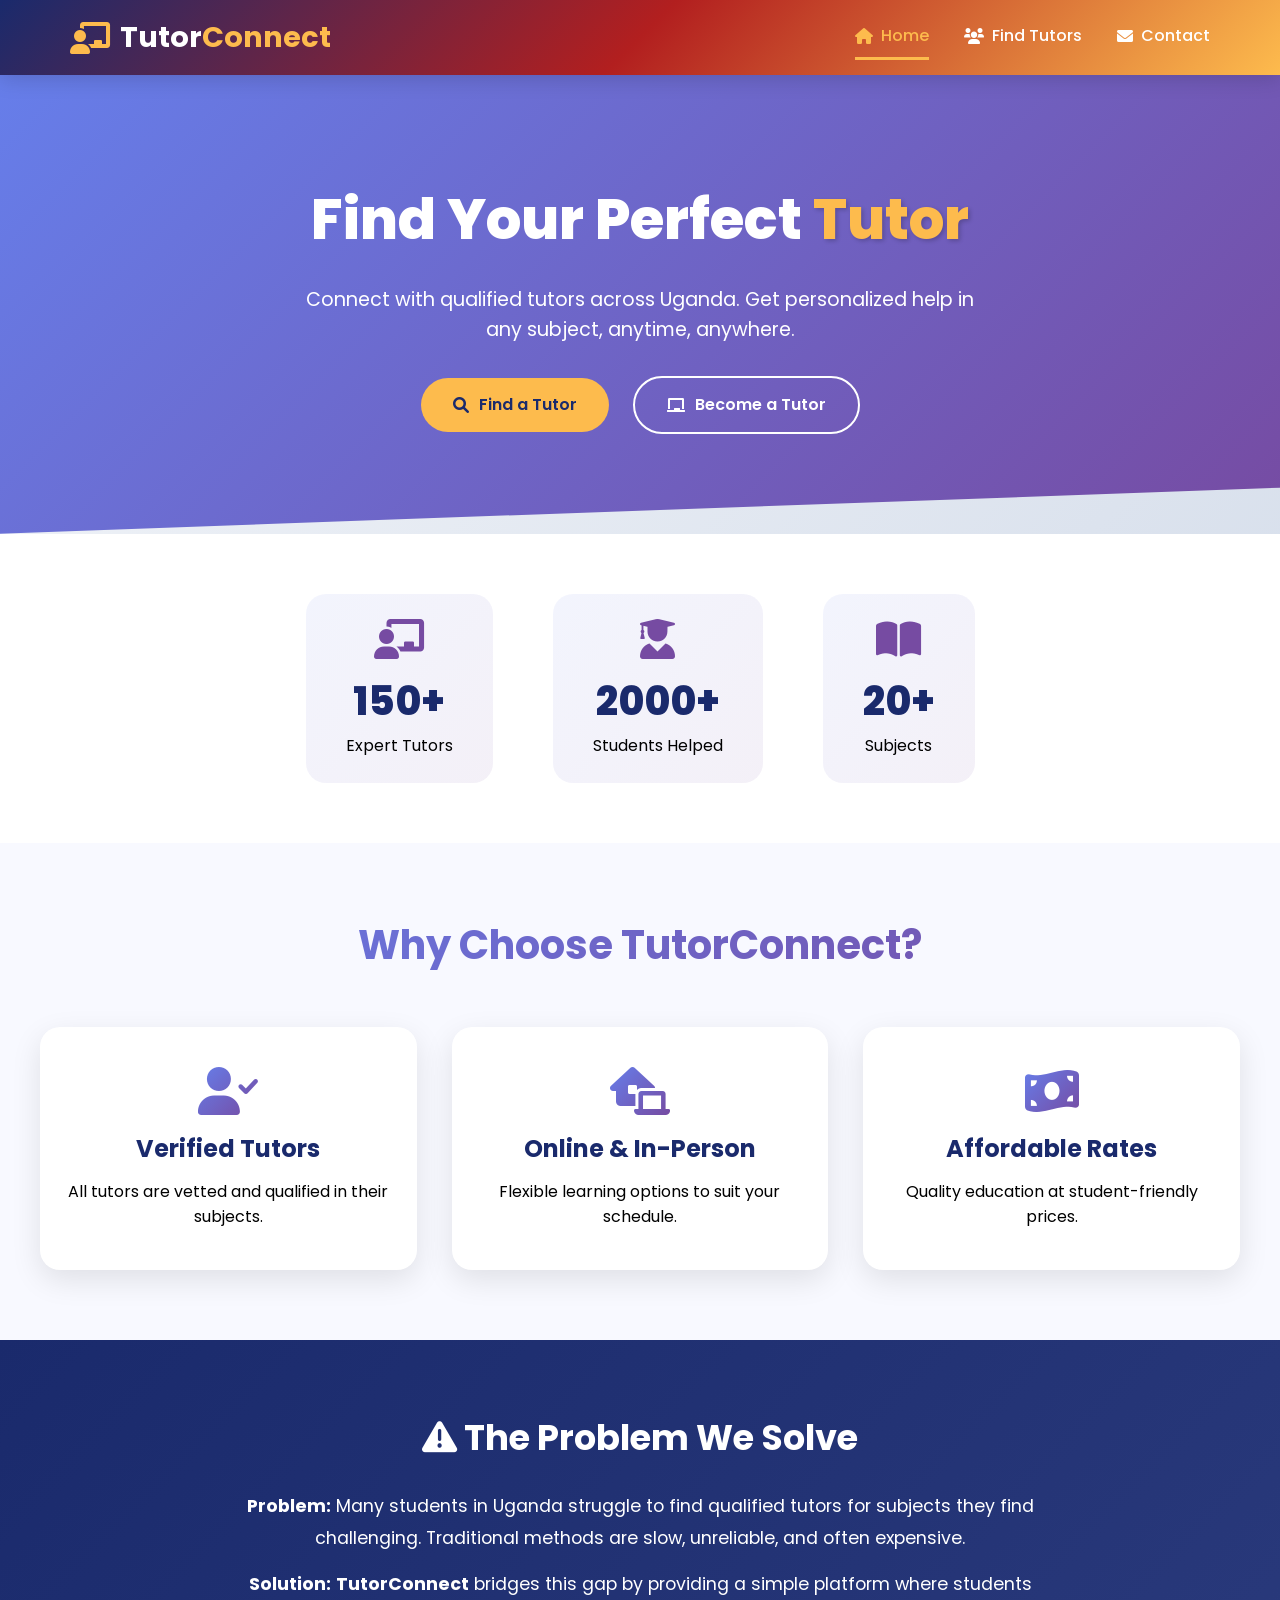
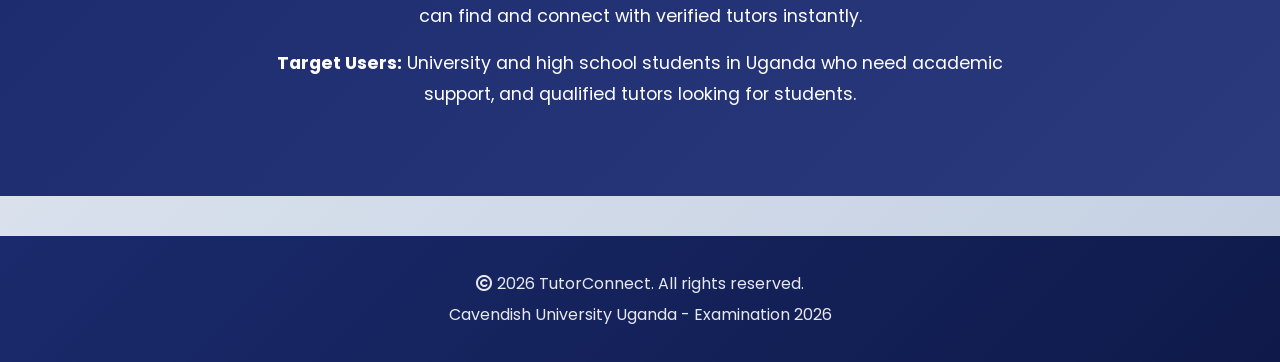
<file: index.html>
<!DOCTYPE html>
<html lang="en">
<head>
    <meta charset="UTF-8">
    <meta name="viewport" content="width=device-width, initial-scale=1.0">
    <title>TutorConnect | Find Your Perfect Tutor in Uganda</title>
    <link href="https://fonts.googleapis.com/css2?family=Poppins:wght@300;400;500;600;700;800&display=swap" rel="stylesheet">
    <link rel="stylesheet" href="https://cdnjs.cloudflare.com/ajax/libs/font-awesome/6.0.0/css/all.min.css">
    <link rel="stylesheet" href="style.css">
</head>
<body>
    <nav class="navbar">
        <div class="nav-container">
            <div class="logo">
                <i class="fas fa-chalkboard-user"></i>
                <h2>Tutor<span>Connect</span></h2>
            </div>
            <ul class="nav-links">
                <li><a href="index.html" class="active"><i class="fas fa-home"></i> Home</a></li>
                <li><a href="tutors.html"><i class="fas fa-users"></i> Find Tutors</a></li>
                <li><a href="contact.html"><i class="fas fa-envelope"></i> Contact</a></li>
            </ul>
            <div class="menu-toggle" id="menuToggle">
                <span></span>
                <span></span>
                <span></span>
            </div>
        </div>
    </nav>

    <header class="hero">
        <div class="hero-content">
            <h1>Find Your Perfect <span class="highlight">Tutor</span></h1>
            <p>Connect with qualified tutors across Uganda. Get personalized help in any subject, anytime, anywhere.</p>
            <div class="hero-buttons">
                <a href="tutors.html" class="btn btn-primary"><i class="fas fa-search"></i> Find a Tutor</a>
                <a href="contact.html" class="btn btn-secondary"><i class="fas fa-chalkboard"></i> Become a Tutor</a>
            </div>
        </div>
    </header>

    <main>
        <section class="stats">
            <div class="stat-card">
                <i class="fas fa-chalkboard-user"></i>
                <h3>150+</h3>
                <p>Expert Tutors</p>
            </div>
            <div class="stat-card">
                <i class="fas fa-user-graduate"></i>
                <h3>2000+</h3>
                <p>Students Helped</p>
            </div>
            <div class="stat-card">
                <i class="fas fa-book-open"></i>
                <h3>20+</h3>
                <p>Subjects</p>
            </div>
        </section>

        <section class="features">
            <h2>Why Choose TutorConnect?</h2>
            <div class="features-grid">
                <div class="feature">
                    <i class="fas fa-user-check"></i>
                    <h3>Verified Tutors</h3>
                    <p>All tutors are vetted and qualified in their subjects.</p>
                </div>
                <div class="feature">
                    <i class="fas fa-laptop-house"></i>
                    <h3>Online & In-Person</h3>
                    <p>Flexible learning options to suit your schedule.</p>
                </div>
                <div class="feature">
                    <i class="fas fa-money-bill-wave"></i>
                    <h3>Affordable Rates</h3>
                    <p>Quality education at student-friendly prices.</p>
                </div>
            </div>
        </section>

        <section class="problem-section">
            <div class="problem-container">
                <h2><i class="fas fa-exclamation-triangle"></i> The Problem We Solve</h2>
                <div class="problem-content">
                    <p><strong>Problem:</strong> Many students in Uganda struggle to find qualified tutors for subjects they find challenging. Traditional methods are slow, unreliable, and often expensive.</p>
                    <p><strong>Solution:</strong> <strong>TutorConnect</strong> bridges this gap by providing a simple platform where students can find and connect with verified tutors instantly.</p>
                    <p><strong>Target Users:</strong> University and high school students in Uganda who need academic support, and qualified tutors looking for students.</p>
                </div>
            </div>
        </section>
    </main>

    <footer>
        <div class="footer-content">
            <p><i class="far fa-copyright"></i> 2026 TutorConnect. All rights reserved.</p>
            <p>Cavendish University Uganda - Examination 2026</p>
        </div>
    </footer>

    <script src="script.js"></script>
</body>
</html>
</file>
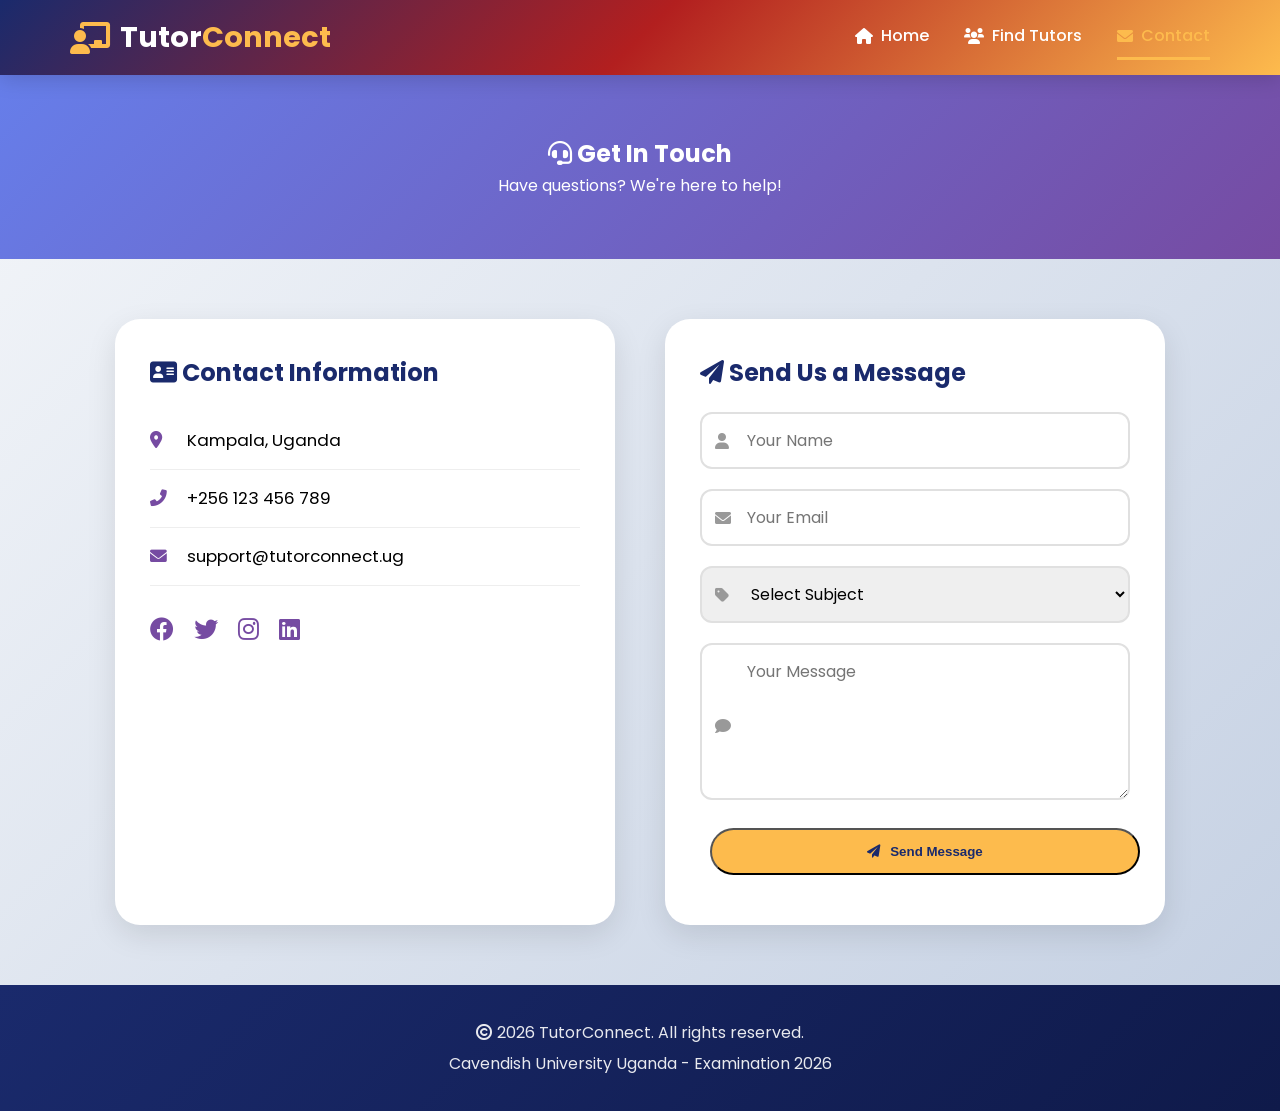
<file: contact.html>
<!DOCTYPE html>
<html lang="en">
<head>
    <meta charset="UTF-8">
    <meta name="viewport" content="width=device-width, initial-scale=1.0">
    <title>TutorConnect | Contact Us</title>
    <link href="https://fonts.googleapis.com/css2?family=Poppins:wght@300;400;500;600;700;800&display=swap" rel="stylesheet">
    <link rel="stylesheet" href="https://cdnjs.cloudflare.com/ajax/libs/font-awesome/6.0.0/css/all.min.css">
    <link rel="stylesheet" href="style.css">
</head>
<body>
    <nav class="navbar">
        <div class="nav-container">
            <div class="logo">
                <i class="fas fa-chalkboard-user"></i>
                <h2>Tutor<span>Connect</span></h2>
            </div>
            <ul class="nav-links">
                <li><a href="index.html"><i class="fas fa-home"></i> Home</a></li>
                <li><a href="tutors.html"><i class="fas fa-users"></i> Find Tutors</a></li>
                <li><a href="contact.html" class="active"><i class="fas fa-envelope"></i> Contact</a></li>
            </ul>
            <div class="menu-toggle" id="menuToggle">
                <span></span>
                <span></span>
                <span></span>
            </div>
        </div>
    </nav>

    <main>
        <section class="contact-header">
            <h1><i class="fas fa-headset"></i> Get In Touch</h1>
            <p>Have questions? We're here to help!</p>
        </section>

        <div class="contact-container">
            <div class="contact-info">
                <h3><i class="fas fa-address-card"></i> Contact Information</h3>
                <div class="info-item"><i class="fas fa-map-marker-alt"></i> Kampala, Uganda</div>
                <div class="info-item"><i class="fas fa-phone-alt"></i> +256 123 456 789</div>
                <div class="info-item"><i class="fas fa-envelope"></i> support@tutorconnect.ug</div>
                <div class="social-icons">
                    <a href="#"><i class="fab fa-facebook"></i></a>
                    <a href="#"><i class="fab fa-twitter"></i></a>
                    <a href="#"><i class="fab fa-instagram"></i></a>
                    <a href="#"><i class="fab fa-linkedin"></i></a>
                </div>
            </div>

            <form class="contact-form" id="contactForm">
                <h3><i class="fas fa-paper-plane"></i> Send Us a Message</h3>
                <div class="input-group">
                    <i class="fas fa-user"></i>
                    <input type="text" placeholder="Your Name" id="name" required>
                </div>
                <div class="input-group">
                    <i class="fas fa-envelope"></i>
                    <input type="email" placeholder="Your Email" id="email" required>
                </div>
                <div class="input-group">
                    <i class="fas fa-tag"></i>
                    <select id="subject" required>
                        <option value="">Select Subject</option>
                        <option>Looking for a Tutor</option>
                        <option>Become a Tutor</option>
                        <option>General Inquiry</option>
                    </select>
                </div>
                <div class="input-group">
                    <i class="fas fa-comment"></i>
                    <textarea placeholder="Your Message" id="message" rows="5" required></textarea>
                </div>
                <button type="submit" class="btn btn-primary"><i class="fas fa-paper-plane"></i> Send Message</button>
                <p id="formMessage" class="form-message"></p>
            </form>
        </div>
    </main>

    <footer>
        <div class="footer-content">
            <p><i class="far fa-copyright"></i> 2026 TutorConnect. All rights reserved.</p>
            <p>Cavendish University Uganda - Examination 2026</p>
        </div>
    </footer>

    <script src="script.js"></script>
</body>
</html>
</file>
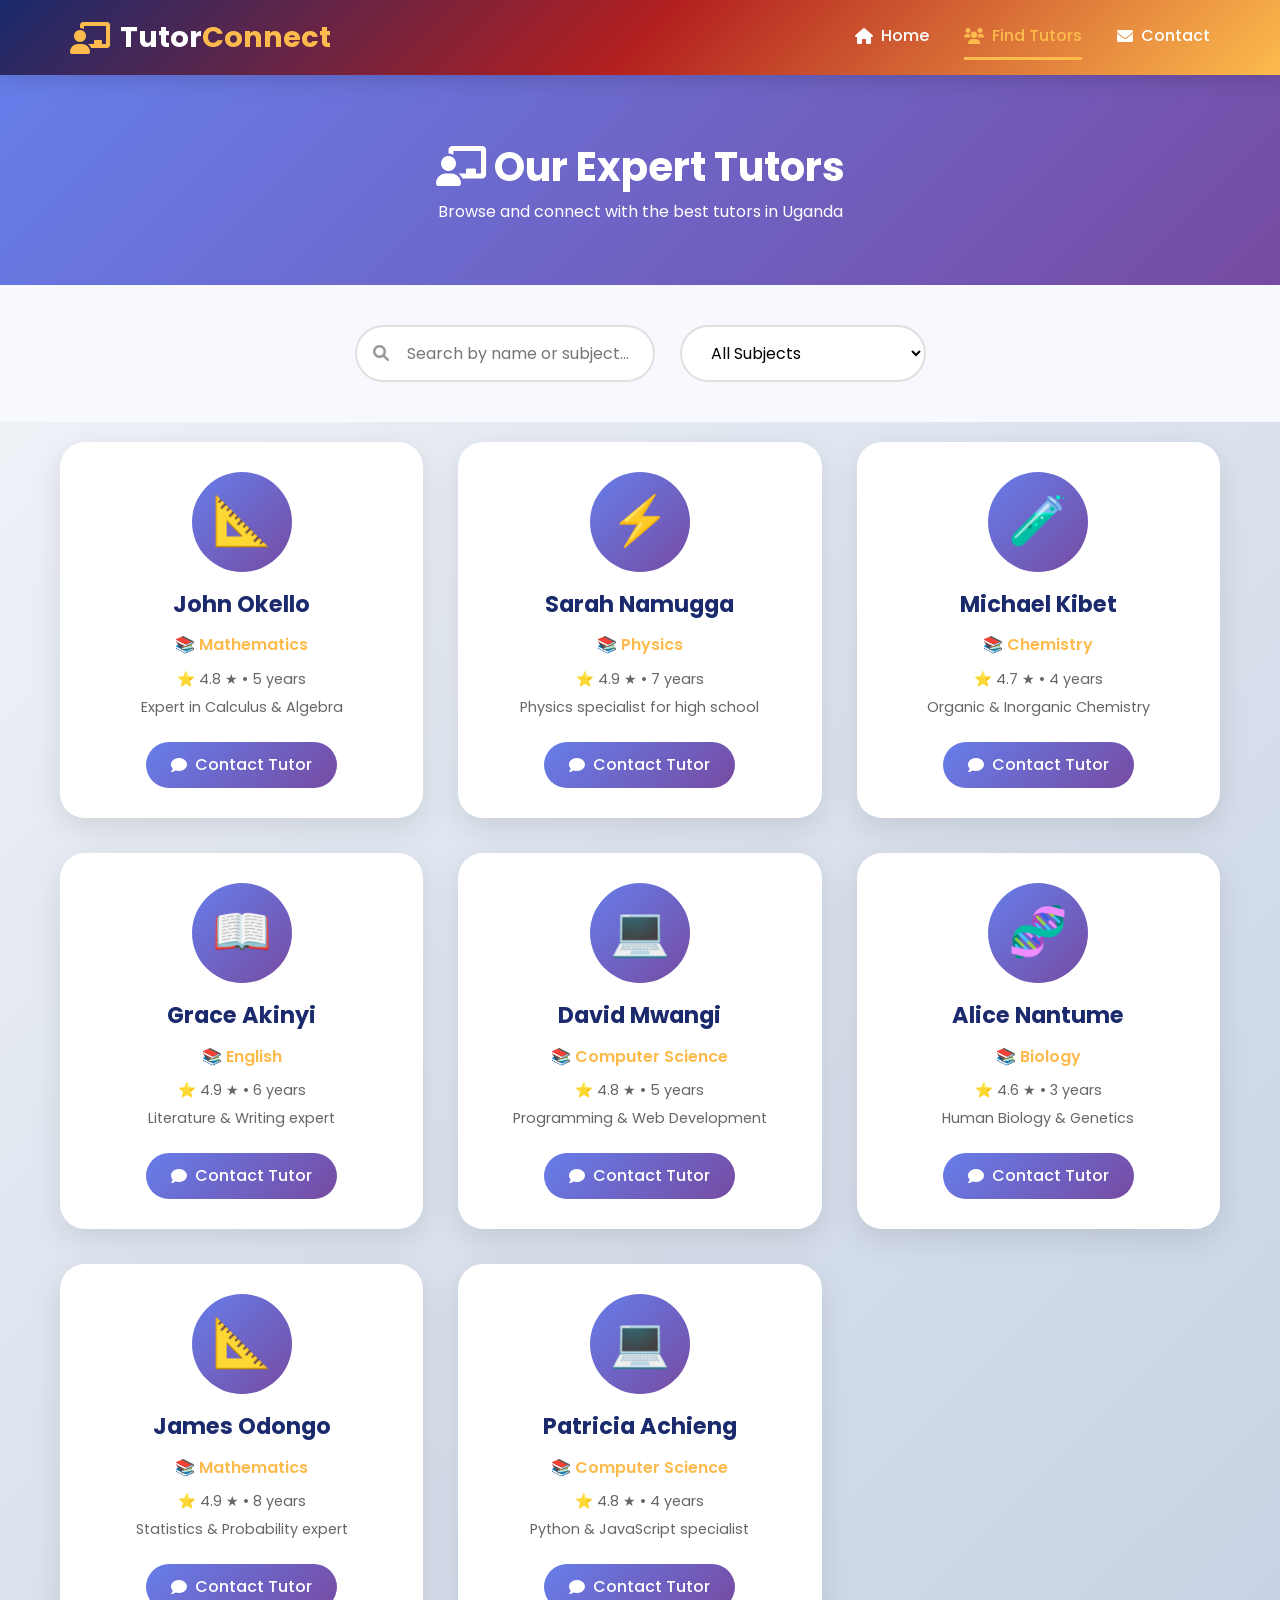
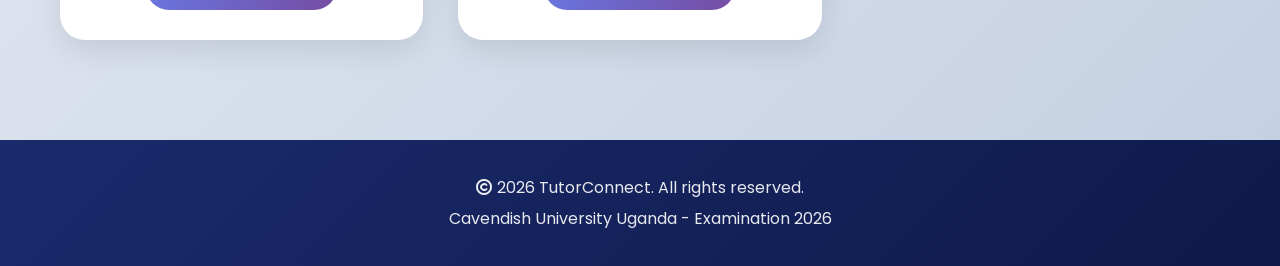
<file: tutors.html>
<!DOCTYPE html>
<html lang="en">
<head>
    <meta charset="UTF-8">
    <meta name="viewport" content="width=device-width, initial-scale=1.0">
    <title>TutorConnect | Find Tutors in Uganda</title>
    <link href="https://fonts.googleapis.com/css2?family=Poppins:wght@300;400;500;600;700;800&display=swap" rel="stylesheet">
    <link rel="stylesheet" href="https://cdnjs.cloudflare.com/ajax/libs/font-awesome/6.0.0/css/all.min.css">
    <link rel="stylesheet" href="style.css">
</head>
<body>
    <nav class="navbar">
        <div class="nav-container">
            <div class="logo">
                <i class="fas fa-chalkboard-user"></i>
                <h2>Tutor<span>Connect</span></h2>
            </div>
            <ul class="nav-links">
                <li><a href="index.html"><i class="fas fa-home"></i> Home</a></li>
                <li><a href="tutors.html" class="active"><i class="fas fa-users"></i> Find Tutors</a></li>
                <li><a href="contact.html"><i class="fas fa-envelope"></i> Contact</a></li>
            </ul>
            <div class="menu-toggle" id="menuToggle">
                <span></span>
                <span></span>
                <span></span>
            </div>
        </div>
    </nav>

    <main>
        <section class="tutors-header">
            <h1><i class="fas fa-chalkboard-user"></i> Our Expert Tutors</h1>
            <p>Browse and connect with the best tutors in Uganda</p>
        </section>

        <section class="filter-section">
            <div class="search-wrapper">
                <i class="fas fa-search"></i>
                <input type="text" id="searchInput" placeholder="Search by name or subject..." class="search-input">
            </div>
            <select id="subjectFilter" class="filter-select">
                <option value="all">All Subjects</option>
                <option value="Mathematics">📐 Mathematics</option>
                <option value="Physics">⚡ Physics</option>
                <option value="Chemistry">🧪 Chemistry</option>
                <option value="Biology">🧬 Biology</option>
                <option value="English">📖 English</option>
                <option value="Computer Science">💻 Computer Science</option>
            </select>
        </section>

        <section class="tutors-grid" id="tutorsGrid"></section>
    </main>

    <footer>
        <div class="footer-content">
            <p><i class="far fa-copyright"></i> 2026 TutorConnect. All rights reserved.</p>
            <p>Cavendish University Uganda - Examination 2026</p>
        </div>
    </footer>

    <script src="script.js"></script>
</body>
</html>
</file>
<file: style.css>
* {
    margin: 0;
    padding: 0;
    box-sizing: border-box;
}

body {
    font-family: 'Poppins', sans-serif;
    line-height: 1.6;
    background: linear-gradient(135deg, #f5f7fa 0%, #c3cfe2 100%);
    min-height: 100vh;
}

html {
    scroll-behavior: smooth;
}

/* Navbar */
.navbar {
    background: linear-gradient(135deg, #1a2a6c, #b21f1f, #fdbb4d);
    position: sticky;
    top: 0;
    z-index: 1000;
    box-shadow: 0 4px 20px rgba(0,0,0,0.15);
}

.nav-container {
    max-width: 1200px;
    margin: 0 auto;
    padding: 0 30px;
    display: flex;
    justify-content: space-between;
    align-items: center;
    height: 75px;
}

.logo {
    display: flex;
    align-items: center;
    gap: 10px;
}

.logo i {
    color: #fdbb4d;
    font-size: 2rem;
}

.logo h2 {
    color: white;
    font-size: 1.8rem;
    font-weight: 700;
}

.logo span {
    color: #fdbb4d;
}

.nav-links {
    display: flex;
    list-style: none;
    gap: 35px;
}

.nav-links a {
    color: white;
    text-decoration: none;
    font-weight: 500;
    transition: all 0.3s;
    padding: 8px 0;
    display: flex;
    align-items: center;
    gap: 8px;
}

.nav-links a:hover,
.nav-links a.active {
    color: #fdbb4d;
    border-bottom: 3px solid #fdbb4d;
}

.menu-toggle {
    display: none;
    flex-direction: column;
    cursor: pointer;
}

.menu-toggle span {
    width: 28px;
    height: 3px;
    background: white;
    margin: 4px 0;
    border-radius: 3px;
    transition: 0.3s;
}

/* Hero Section */
.hero {
    background: linear-gradient(135deg, #667eea 0%, #764ba2 100%);
    color: white;
    text-align: center;
    padding: 100px 20px;
    clip-path: polygon(0 0, 100% 0, 100% 90%, 0 100%);
}

.hero-content h1 {
    font-size: 3.5rem;
    font-weight: 800;
    margin-bottom: 20px;
}

.highlight {
    color: #fdbb4d;
    text-shadow: 2px 2px 4px rgba(0,0,0,0.2);
}

.hero-content p {
    font-size: 1.2rem;
    max-width: 700px;
    margin: 0 auto 30px;
}

/* Buttons */
.btn {
    display: inline-flex;
    align-items: center;
    gap: 10px;
    padding: 14px 32px;
    border-radius: 50px;
    text-decoration: none;
    font-weight: 600;
    margin: 0 10px;
    transition: all 0.3s ease;
}

.btn:hover {
    transform: translateY(-3px);
    box-shadow: 0 10px 25px rgba(0,0,0,0.2);
}

.btn-primary {
    background: #fdbb4d;
    color: #1a2a6c;
}

.btn-secondary {
    background: transparent;
    color: white;
    border: 2px solid white;
}

/* Stats */
.stats {
    display: flex;
    justify-content: center;
    gap: 60px;
    padding: 60px 20px;
    background: white;
    flex-wrap: wrap;
}

.stat-card {
    text-align: center;
    padding: 25px 40px;
    background: linear-gradient(135deg, #667eea15, #764ba215);
    border-radius: 20px;
    transition: transform 0.3s;
}

.stat-card:hover {
    transform: translateY(-5px);
}

.stat-card i {
    font-size: 2.5rem;
    color: #764ba2;
    margin-bottom: 10px;
}

.stat-card h3 {
    font-size: 2.5rem;
    font-weight: 800;
    color: #1a2a6c;
}

/* Features */
.features {
    padding: 70px 20px;
    text-align: center;
    background: #f8f9ff;
}

.features h2 {
    font-size: 2.5rem;
    font-weight: 700;
    margin-bottom: 50px;
    background: linear-gradient(135deg, #667eea, #764ba2);
    -webkit-background-clip: text;
    -webkit-text-fill-color: transparent;
    background-clip: text;
}

.features-grid {
    display: grid;
    grid-template-columns: repeat(auto-fit, minmax(280px, 1fr));
    gap: 35px;
    max-width: 1200px;
    margin: 0 auto;
}

.feature {
    background: white;
    padding: 40px 25px;
    border-radius: 20px;
    box-shadow: 0 10px 30px rgba(0,0,0,0.1);
    transition: all 0.3s ease;
    text-align: center;
}

.feature:hover {
    transform: translateY(-8px);
    box-shadow: 0 20px 40px rgba(0,0,0,0.15);
}

.feature i {
    font-size: 3rem;
    background: linear-gradient(135deg, #667eea, #764ba2);
    -webkit-background-clip: text;
    -webkit-text-fill-color: transparent;
    margin-bottom: 15px;
}

.feature h3 {
    font-size: 1.5rem;
    margin-bottom: 10px;
    color: #1a2a6c;
}

/* Problem Section */
.problem-section {
    background: linear-gradient(135deg, #1a2a6c, #2a3a7c);
    padding: 70px 20px;
    text-align: center;
    color: white;
}

.problem-section h2 {
    font-size: 2.2rem;
    margin-bottom: 25px;
}

.problem-content {
    max-width: 800px;
    margin: 0 auto;
    font-size: 1.1rem;
    line-height: 1.8;
}

.problem-content p {
    margin: 15px 0;
}

/* Tutors Page */
.tutors-header {
    text-align: center;
    padding: 60px 20px;
    background: linear-gradient(135deg, #667eea, #764ba2);
    color: white;
}

.tutors-header h1 {
    font-size: 2.5rem;
    font-weight: 700;
}

.filter-section {
    display: flex;
    justify-content: center;
    gap: 25px;
    padding: 40px 20px;
    flex-wrap: wrap;
    background: #f8f9ff;
}

.search-wrapper {
    position: relative;
}

.search-wrapper i {
    position: absolute;
    left: 18px;
    top: 50%;
    transform: translateY(-50%);
    color: #999;
}

.search-input {
    padding: 14px 20px 14px 50px;
    border: 2px solid #e0e0e0;
    border-radius: 50px;
    font-size: 1rem;
    width: 300px;
    font-family: 'Poppins', sans-serif;
    transition: all 0.3s;
}

.search-input:focus {
    outline: none;
    border-color: #667eea;
    box-shadow: 0 0 0 3px rgba(102,126,234,0.2);
}

.filter-select {
    padding: 14px 25px;
    border: 2px solid #e0e0e0;
    border-radius: 50px;
    font-size: 1rem;
    font-family: 'Poppins', sans-serif;
    background: white;
    cursor: pointer;
}

.tutors-grid {
    display: grid;
    grid-template-columns: repeat(auto-fit, minmax(320px, 1fr));
    gap: 35px;
    max-width: 1200px;
    margin: 0 auto;
    padding: 20px 20px 60px;
}

.tutor-card {
    background: white;
    border-radius: 25px;
    padding: 30px 25px;
    text-align: center;
    box-shadow: 0 10px 30px rgba(0,0,0,0.1);
    transition: all 0.3s ease;
}

.tutor-card:hover {
    transform: translateY(-8px);
    box-shadow: 0 20px 40px rgba(0,0,0,0.15);
}

.tutor-avatar {
    width: 100px;
    height: 100px;
    background: linear-gradient(135deg, #667eea, #764ba2);
    border-radius: 50%;
    margin: 0 auto 15px;
    display: flex;
    align-items: center;
    justify-content: center;
    font-size: 3rem;
    color: white;
    font-weight: bold;
}

.tutor-card h3 {
    font-size: 1.4rem;
    color: #1a2a6c;
    margin-bottom: 5px;
}

.tutor-subject {
    color: #fdbb4d;
    font-weight: 600;
    margin: 10px 0;
}

.tutor-desc {
    color: #666;
    font-size: 0.9rem;
    margin: 5px 0;
}

.contact-btn {
    display: inline-flex;
    align-items: center;
    gap: 8px;
    margin-top: 18px;
    padding: 10px 25px;
    background: linear-gradient(135deg, #667eea, #764ba2);
    color: white;
    text-decoration: none;
    border-radius: 50px;
    font-weight: 500;
    transition: all 0.3s;
}

.contact-btn:hover {
    transform: scale(1.05);
}

/* Contact Page */
.contact-header {
    text-align: center;
    padding: 60px 20px;
    background: linear-gradient(135deg, #667eea, #764ba2);
    color: white;
}

.contact-container {
    display: grid;
    grid-template-columns: repeat(auto-fit, minmax(350px, 1fr));
    gap: 50px;
    max-width: 1100px;
    margin: 60px auto;
    padding: 0 25px;
}

.contact-info {
    background: white;
    padding: 35px;
    border-radius: 25px;
    box-shadow: 0 10px 30px rgba(0,0,0,0.1);
}

.contact-info h3 {
    font-size: 1.5rem;
    color: #1a2a6c;
    margin-bottom: 20px;
}

.info-item {
    padding: 15px 0;
    border-bottom: 1px solid #eee;
    font-size: 1.05rem;
    display: flex;
    align-items: center;
    gap: 12px;
}

.info-item i {
    color: #764ba2;
    width: 25px;
}

.social-icons {
    display: flex;
    gap: 20px;
    margin-top: 25px;
}

.social-icons a {
    color: #764ba2;
    font-size: 1.5rem;
    transition: all 0.3s;
}

.social-icons a:hover {
    color: #1a2a6c;
    transform: translateY(-3px);
}

.contact-form {
    background: white;
    padding: 35px;
    border-radius: 25px;
    box-shadow: 0 10px 30px rgba(0,0,0,0.1);
}

.contact-form h3 {
    font-size: 1.5rem;
    color: #1a2a6c;
    margin-bottom: 20px;
}

.input-group {
    position: relative;
    margin: 20px 0;
}

.input-group i {
    position: absolute;
    left: 15px;
    top: 50%;
    transform: translateY(-50%);
    color: #999;
}

.input-group input,
.input-group select,
.input-group textarea {
    width: 100%;
    padding: 14px 15px 14px 45px;
    border: 2px solid #e0e0e0;
    border-radius: 12px;
    font-size: 1rem;
    font-family: 'Poppins', sans-serif;
    transition: all 0.3s;
}

.input-group textarea {
    padding-top: 14px;
    resize: vertical;
}

.input-group input:focus,
.input-group select:focus,
.input-group textarea:focus {
    outline: none;
    border-color: #667eea;
}

.contact-form button {
    width: 100%;
    justify-content: center;
    cursor: pointer;
}

.form-message {
    margin-top: 15px;
    text-align: center;
    font-weight: 500;
}

/* Footer */
footer {
    background: linear-gradient(135deg, #1a2a6c, #0f1a4a);
    color: white;
    text-align: center;
    padding: 30px;
    margin-top: 40px;
}

.footer-content p {
    margin: 5px 0;
    opacity: 0.9;
}

/* Animations */
@keyframes fadeInUp {
    from {
        opacity: 0;
        transform: translateY(30px);
    }
    to {
        opacity: 1;
        transform: translateY(0);
    }
}

.feature, .tutor-card, .stat-card {
    animation: fadeInUp 0.6s ease forwards;
}

/* Responsive */
@media (max-width: 768px) {
    .menu-toggle {
        display: flex;
    }
    
    .nav-links {
        position: fixed;
        top: 75px;
        left: -100%;
        width: 100%;
        height: calc(100vh - 75px);
        background: linear-gradient(135deg, #1a2a6c, #b21f1f);
        flex-direction: column;
        align-items: center;
        justify-content: center;
        gap: 40px;
        transition: left 0.3s ease;
    }
    
    .nav-links.active {
        left: 0;
    }
    
    .hero-content h1 {
        font-size: 2rem;
    }
    
    .hero {
        clip-path: polygon(0 0, 100% 0, 100% 95%, 0 100%);
    }
    
    .stats {
        gap: 25px;
    }
    
    .stat-card h3 {
        font-size: 1.8rem;
    }
    
    .stat-card {
        padding: 15px 25px;
    }
    
    .btn {
        margin: 10px;
        padding: 10px 22px;
    }
    
    .search-input {
        width: 250px;
    }
    
    .features h2 {
        font-size: 1.8rem;
    }
    
    .tutors-header h1 {
        font-size: 1.8rem;
    }
    
    .contact-container {
        margin: 30px auto;
        gap: 30px;
    }
}
</file>
